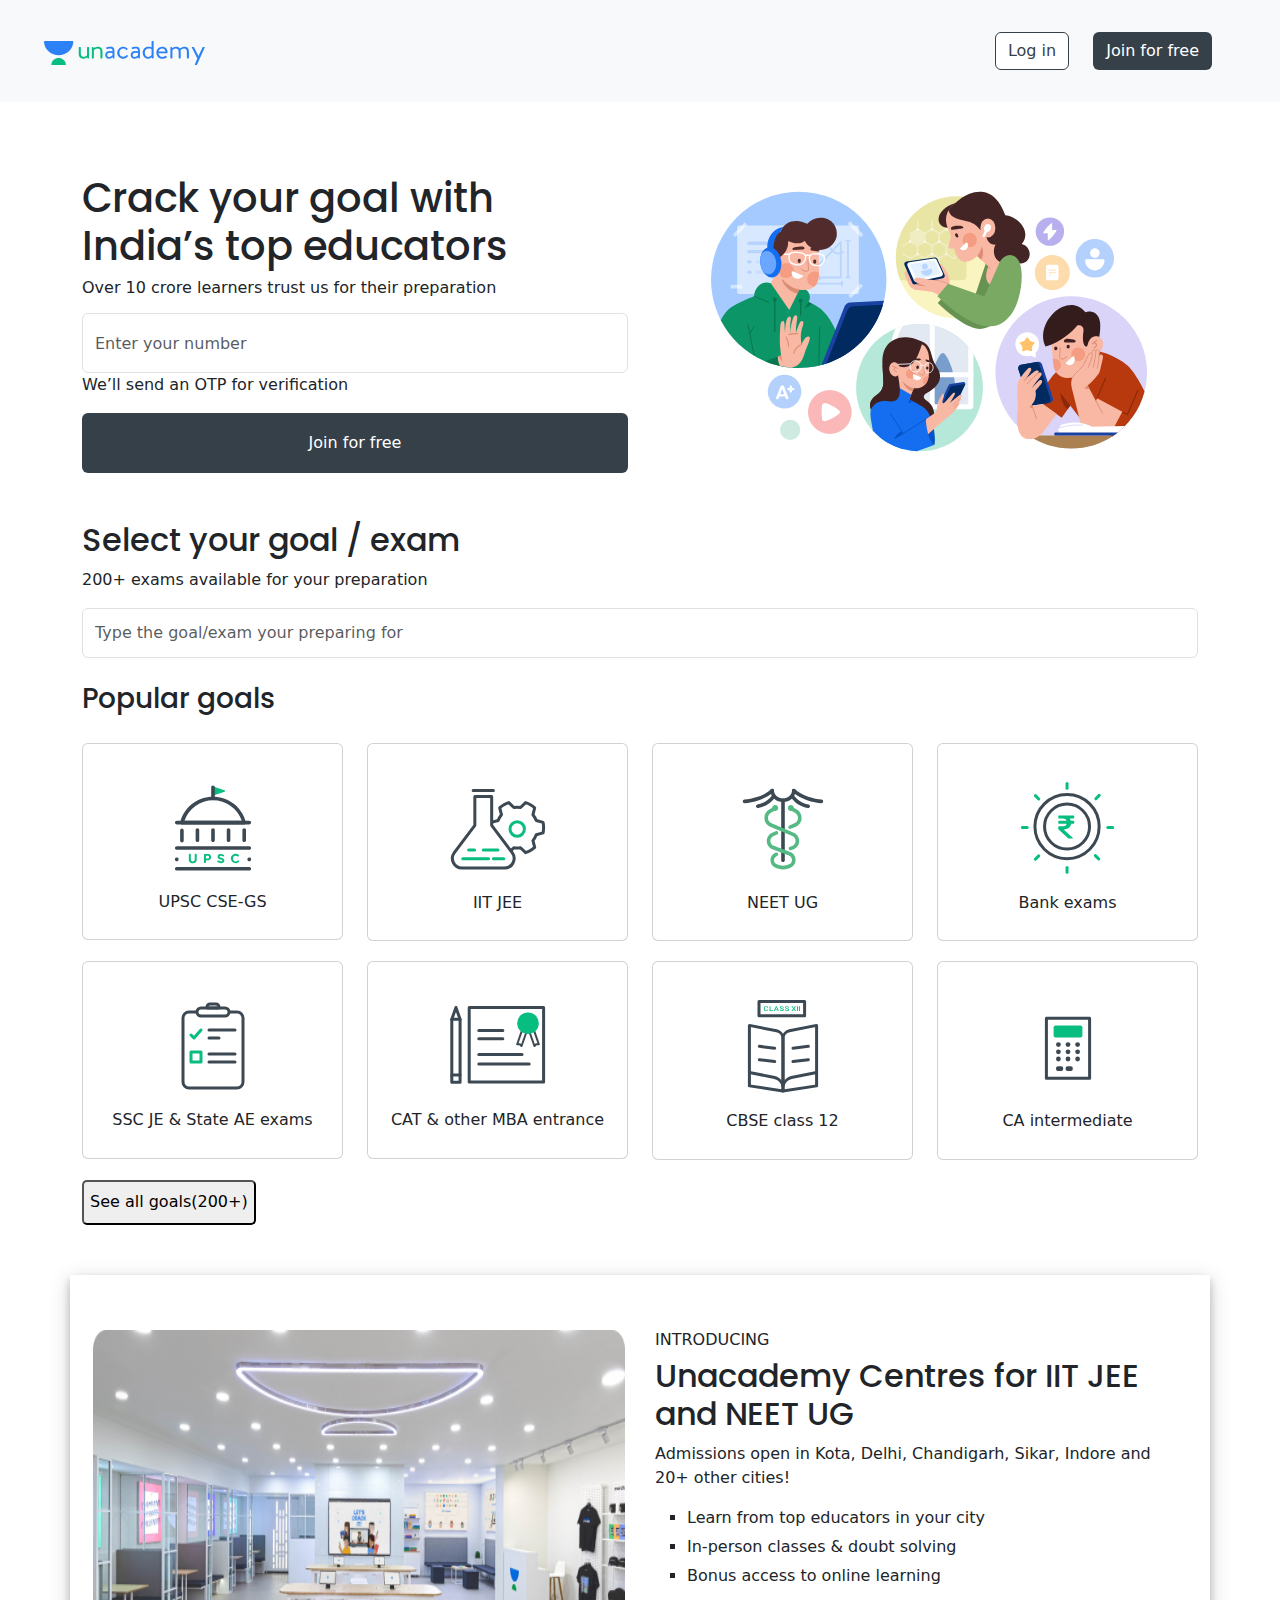
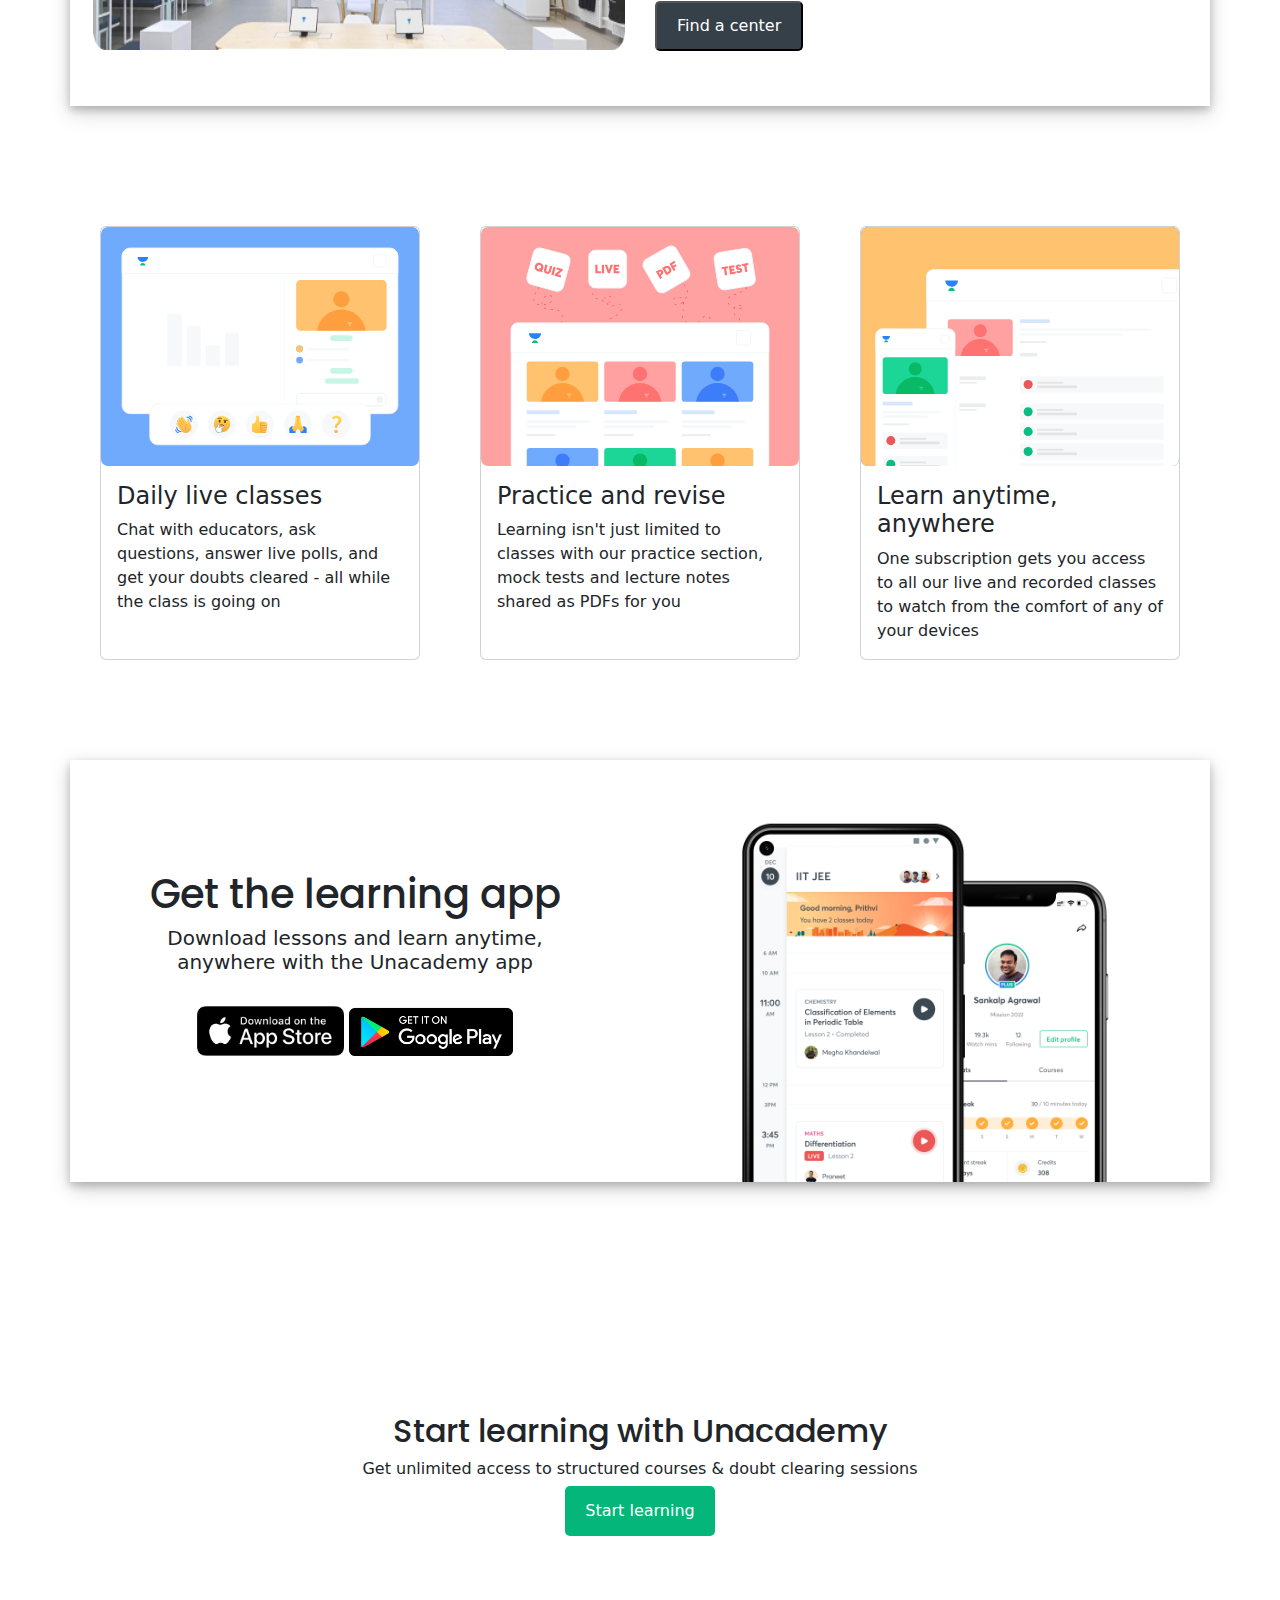
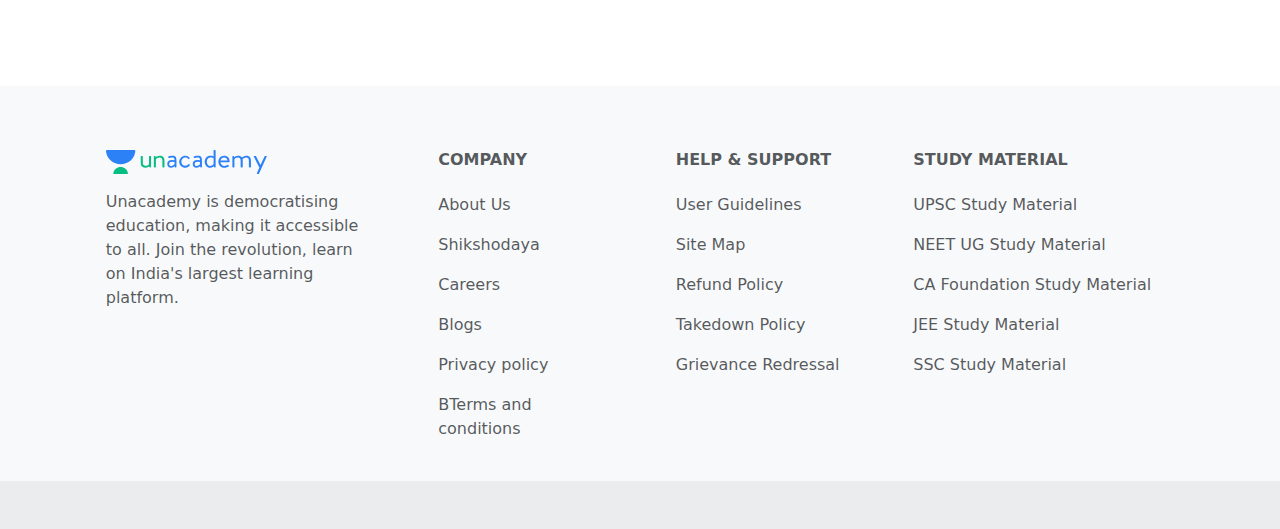
<file: index.html>
<!DOCTYPE html>
<html lang="en">

<head>
  <meta charset="UTF-8">
  <meta name="viewport" content="width=device-width, initial-scale=1.0">
  <title>Document</title>
  <link href="https://cdn.jsdelivr.net/npm/bootstrap@5.3.3/dist/css/bootstrap.min.css" rel="stylesheet"
    integrity="sha384-QWTKZyjpPEjISv5WaRU9OFeRpok6YctnYmDr5pNlyT2bRjXh0JMhjY6hW+ALEwIH" crossorigin="anonymous">
  <script src="https://cdn.jsdelivr.net/npm/bootstrap@5.3.3/dist/js/bootstrap.bundle.min.js"
    integrity="sha384-YvpcrYf0tY3lHB60NNkmXc5s9fDVZLESaAA55NDzOxhy9GkcIdslK1eN7N6jIeHz"
    crossorigin="anonymous"></script>
  <link rel="stylesheet" href="./new.css">
</head>

<body>
  <!-- navbar -->

  <nav class="navbar navbar-expand-lg bg-body-tertiary p-3">
    <div class="container-fluid">
      <a class="navbar-brand ms-3" href="#"><img src="./meadia/logo.svg" alt=""></a>
      <button class="navbar-toggler ms-auto" type="button" data-bs-toggle="collapse"
        data-bs-target="#navbarSupportedContent" aria-controls="navbarSupportedContent" aria-expanded="false"
        aria-label="Toggle navigation">
        <span class="navbar-toggler-icon"></span>
      </button>
      <div class="collapse navbar-collapse " id="navbarSupportedContent">

        <form class="d-flex ms-auto mx-3 my-3" role="">
          <button class="btn   bt1" type="submit">Log in</button>
          <button class="btn  mx-4 bt2" type="submit">Join for free</button>
        </form>
      </div>
    </div>
  </nav>

  <!-- home -->
  <div class="container my-5 ">
    <div class="row ">
      <div class="col-lg-6 col-md-12 col-sm-12 col-12 col-xl-6 pt-4 col1">
        <h1 class="head">Crack your goal with India’s top educators
        </h1>
        <h6 class="sub1">Over 10 crore learners trust us for their preparation</h6>
        <form action="">
          <input type="tel" placeholder="Enter your number" class="form-control w-100 input1 mt-3">
          <p>We’ll send an OTP for verification</p>
          <button class="btn bt3 w-100">Join for free</button>
        </form>

      </div>
      <div class="col-lg-6 col-xl-6 col-md-12 col-sm-12 col-12  col2 ">
        <img class="img1 ms-2" src="./meadia/home-illustration.svg" alt="">
      </div>
    </div>
  </div>


  <!-- second -->

  <div class="container">
    <div class="row">
      <div class="col-12">
        <h2 class="head">Select your goal / exam</h2>
        <p>200+ exams available for your preparation</p>
        <form action="">
          <input type="text" placeholder="Type the goal/exam your preparing for" class="form-control w-100 input2">
        </form>
      </div>
    </div>
  </div>

  <!-- cards -->

  <div class="container mt-4">
    <h3 class="head">Popular goals</h3>
    <div class="row">
      <div class="col-lg-3 col-md-6 col-sm-12 col-12 ">
        <div class="card cd">
          <div class="card-body cb">
            <img src="./meadia/upsc.svg" alt="">
          </div>
          <h6>UPSC CSE-GS</h6>
        </div>

      </div>
      <div class="col-lg-3 col-md-6 col-sm-12 col-12">
        <div class="card cd">
          <div class="card-body cb">
            <img src="./meadia/iit_jee.svg" alt="">
          </div>
          <h6>IIT JEE</h6>
        </div>

      </div>
      <div class="col-lg-3 col-md-6 col-sm-12 col-12">
        <div class="card cd">
          <div class="card-body cb">
            <img src="./meadia/neet_ug.svg" alt="">

          </div>
          <h6>NEET UG</h6>
        </div>

      </div>
      <div class="col-lg-3 col-md-6 col-sm-12 col-12">
        <div class="card cd">
          <div class="card-body cb">
            <img src="./meadia/bank_exams.svg" alt="">

          </div>
          <h6>Bank exams</h6>
        </div>

      </div>
    </div>
  </div>


  <div class="container">
    <div class="row">
      <div class="col-lg-3 col-md-6 col-sm-12 col-12">
        <div class="card cd">
          <div class="card-body cb">
            <img src="./meadia/ssc.svg" alt="">

          </div>
          <h6>SSC JE & State AE exams</h6>
        </div>

      </div>
      <div class="col-lg-3 col-md-6 col-sm-12 col-12">
        <div class="card cd">
          <div class="card-body cb">
            <img src="./meadia/cat.svg" alt="">

          </div>
          <h6>CAT & other MBA entrance</h6>
        </div>

      </div>
      <div class="col-lg-3 col-md-6 col-sm-12 col-12">
        <div class="card cd">
          <div class="card-body cb">
            <img src="./meadia/class_12.svg" alt="">

          </div>
          <h6>CBSE class 12</h6>
        </div>

      </div>
      <div class="col-lg-3 col-md-6 col-sm-12 col-12">
        <div class="card cd">
          <div class="card-body cb">
            <img src="./meadia/ca.svg" alt="">

          </div>
          <h6>CA intermediate</h6>
        </div>

      </div>
    </div>
    <button class="bt4">See all goals(200+)</button>
  </div>

  <!-- section-4 -->

  <div class="container sec-4">
    <div class="row">
      <div class="col-lg-6 col-md-12 col-sm-12 col-12 c4-1">
        <img class="img4" src="./meadia/sec-4.png" alt="">
      </div>
      <div class="col-lg-6 col-md-12 col-sm-12 col-12 c4-2">
        <h6>INTRODUCING </h6>
        <h2 class="head">Unacademy Centres for IIT JEE and NEET UG</h2>
        <p>Admissions open in Kota, Delhi, Chandigarh, Sikar, Indore and 20+ other cities!</p>

        <ul type="square">
          <li>
            <h6>Learn from top educators in your city</h6>
          </li>
          <li>
            <h6>In-person classes & doubt solving</h6>
          </li>
          <li>
            <h6>Bonus access to online learning</h6>
          </li>
        </ul>

        <button class="bt5">Find a center</button>
      </div>

    </div>
  </div>

  <!-- section-5 -->

  <div class="container sec-5">
    <div class="row r5">

      <div class="col-lg-4 col-md-4 col-sm-12 col-12 c5">
        <div class="card cd-5" style="width: 20rem;">
          <img src="./meadia/dailyliveclasses_0c0023950f_c187155ee3.svg" class="card-img-top" alt="...">
          <div class="card-body">
            <h4 class="card-title">Daily live classes</h4>
            <p class="card-text">Chat with educators, ask questions, answer live polls, and get your doubts cleared -
              all while the class is going on</p>

          </div>
        </div>

      </div>
      <div class="col-lg-4 col-md-4 col-sm-12 col-12 c5">
        <div class="card cd-5" style="width: 20rem;">
          <img src="./meadia/syllabus_a9da21d824_b20b285483.svg" class="card-img-top" alt="...">
          <div class="card-body">
            <h4 class="card-title">Practice and revise</h4>
            <p class="card-text">Learning isn't just limited to classes with our practice section, mock tests and
              lecture notes shared as PDFs for you</p>
          </div>
        </div>

      </div>

      <div class="col-lg-4 col-md-4 col-sm-12 col-12 c5">
        <div class="card cd-5" style="width: 20rem;">
          <img src="./meadia/learnanytimeanywhere_cb19d5de30_b92bc0c6a1.svg" class="card-img-top" alt="...">
          <div class="card-body">
            <h4 class="card-title">Learn anytime, anywhere</h4>
            <p class="card-text">One subscription gets you access to all our live and recorded classes to watch from the
              comfort of any of your devices
            </p>

          </div>
        </div>
      </div>

    </div>
  </div>

  <!-- section-6 -->

  <div class="container sec-6">
    <div class="row">
      <div class="col-lg-6 col-md-6 col-sm-12 col-12 c6-1">
        <h1 class="head">Get the learning app</h1>
        <h5>Download lessons and learn anytime, <br class="br1"> anywhere with the Unacademy app</h5><br>
        <img width="27%" class="img6-1" src="./meadia/app_store.png" alt="">
        <img width="30%" class="img6-2" src="./meadia/play_store.png" alt="">
      </div>
      <div class="col-lg-6 col-md-6 col-sm-12 col-12 c6-2">
        <img class="img6-3" src="./meadia/newApp.png" alt="">
      </div>
    </div>
  </div>

  <!-- section-7 -->
  <div class="container">
    <div class="row">
      <div class="col-12 c7">
        <h2 class="head">Start learning with Unacademy</h2>
        <h6>Get unlimited access to structured courses & doubt clearing sessions</h6>
        <button class="bt-7">Start learning</button>

      </div>
    </div>
  </div>




  <!-- footer -->
  <footer class="text-center text-lg-start bg-body-tertiary text-muted footer">


    <!-- Section: Links  -->
    <section class="pt-3">
      <div class="container text-center text-md-start mt-5">
        <!-- Grid row -->
        <div class="row mt-3">
          <!-- Grid column -->
          <div class="col-md-3 col-lg-4 col-xl-3 mx-auto mb-4">
            <!-- Content -->
            <img src="./meadia/logo.svg" alt="">

            <p class="pt-3">
              Unacademy is democratising education, making it accessible to all. Join the revolution,
              learn on India's largest learning platform.
            </p>
          </div>
          <!-- Grid column -->

          <!-- Grid column -->
          <div class="col-md-2 col-lg-2 col-xl-2 mx-auto mb-4">
            <!-- Links -->
            <h6 class="text-uppercase fw-bold mb-4">
              Company
            </h6>
            <p>
              <a href="#!" class="text-reset">About Us</a>
            </p>
            <p>
              <a href="#!" class="text-reset">Shikshodaya</a>
            </p>
            <p>
              <a href="#!" class="text-reset">Careers</a>
            </p>
            <p>
              <a href="#!" class="text-reset">Blogs</a>
            </p>
            <p>
              <a href="#!" class="text-reset">Privacy policy</a>
            </p>
            <p>
              <a href="#!" class="text-reset">BTerms and conditions</a>
            </p>
          </div>
          <!-- Grid column -->

          <!-- Grid column -->
          <div class="col-md-3 col-lg-2 col-xl-2 mx-auto mb-4">
            <!-- Links -->
            <h6 class="text-uppercase fw-bold mb-4">
              Help & support
            </h6>
            <p>
              <a href="#!" class="text-reset">User Guidelines</a>
            </p>
            <p>
              <a href="#!" class="text-reset">Site Map</a>
            </p>
            <p>
              <a href="#!" class="text-reset">Refund Policy</a>
            </p>
            <p>
              <a href="#!" class="text-reset">Takedown Policy</a>
            </p>
            <p>
              <a href="#!" class="text-reset">Grievance Redressal</a>
            </p>
          </div>
          <!-- Grid column -->

          <!-- Grid column -->
          <div class="col-md-4 col-lg-3 col-xl-3 mx-auto mb-md-0 mb-4">
            <!-- Links -->
            <h6 class="text-uppercase fw-bold mb-4">
              Study material
            </h6>
            <p>
              <a href="#!" class="text-reset">UPSC Study Material</a>
            </p>
            <p>
              <a href="#!" class="text-reset">NEET UG Study Material</a>
            </p>
            <p>
              <a href="#!" class="text-reset">CA Foundation Study Material</a>
            </p>
            <p>
              <a href="#!" class="text-reset">JEE Study Material</a>
            </p>
            <p>
              <a href="#!" class="text-reset">SSC Study Material</a>
            </p>
          </div>
          <!-- Grid column -->
        </div>
        <!-- Grid row -->
      </div>
    </section>
    <!-- Section: Links  -->

    <!-- Copyright -->
    <div class="text-center p-4" style="background-color: rgba(0, 0, 0, 0.05);">

      <a class="text-reset fw-bold" href=""></a>
    </div>
    <!-- Copyright -->
  </footer>
  <!-- Footer -->


</body>

</html>
</file>
<file: new.css>
@import url('https://fonts.googleapis.com/css2?family=Poppins:ital,wght@0,100;0,200;0,300;0,400;0,500;0,600;0,700;0,800;0,900;1,100;1,200;1,300;1,400;1,500;1,600;1,700;1,800;1,900&display=swap');


/* navbar */
.bt1{
    color: rgb(54, 64, 73);
    border: 1px solid rgb(54, 64, 73);
    background-color: white;
}
.bt1:hover{
    background-color: rgb(247, 249, 251);
    border: 1px solid rgb(54, 64, 73);

}
.bt2{
    color: white;
    background-color: rgb(54, 64, 73);
}
.bt2:hover{
    color: white;
    background-color: rgb(54, 64, 73);

}



/* home */

.img1{
    width: 80%;
   
}
.bt3{
    color: white;
    background-color: rgb(54, 64, 73);
    height: 60px;
}
.bt3:hover{
    color: white;
    background-color: rgb(54, 64, 73);

}
.input1{
    height: 60px;

}
.col2{
   
    display: flex;
    justify-content: center;
    padding-top: 20px;
}
.col1,.col2{
    /* border: solid black 1px;  */
}

/* second */

.input2{
    height: 50px;
}

/* cards */
.cb{
    display: flex;
    justify-content: center;
}
.cd{
    text-align: center;
    padding-top: 20px;
    padding-bottom: 20px;
    margin-top: 20px;
}
.cd:hover{
    background-color: rgb(247, 249, 251);
}

.bt4{
    margin-top: 20px;
    border-radius: 5px;
    height: 45px;
}
.bt4:hover{
    background-color: rgb(247, 249, 251);

}

/* section-4 */

.sec-4{
    padding: 20px;
    padding-top: 40px;
    padding-bottom: 40px;
    margin-top: 50px;
    box-shadow: 0 4px 8px 0 rgba(0, 0, 0, 0.2), 0 6px 20px 0 rgba(0, 0, 0, 0.19);
}

.c4-1{
    /* border: solid black 1px; */
    padding: 15px;
}

.c4-2{
    /* border: solid black 1px; */
    padding: 15px;
    
}
.img4{
    width: 100%;
   
}
.bt5{
/* padding: 10px; */
padding-left: 20px;
padding-right: 20px;
border-radius: 5px;
height: 50px;
background-color: rgb(54, 64, 73);
    color: white;
}

/* section-5 */

.sec-5{
    margin-top: 100px;
}
.c5{
    display: flex;
    justify-content:space-evenly;
    /* border: solid black 1px; */
    margin-top: 20px;
    
}
.cd-5{
    transition: 0.3s;
}

.cd-5:hover{
    transform: scale(1.06);
    
}


/* section-6 */
.sec-6{
    margin-top: 100px;
    box-shadow: 0 4px 8px 0 rgba(0, 0, 0, 0.2), 0 6px 20px 0 rgba(0, 0, 0, 0.19);


}

.c6-1{
    /* border: solid black 1px; */
    padding-top: 110px;
    text-align: center;
   
}
.c6-2{
    /* border: solid black 1px; */
    padding-top: 40px;
    text-align: center;
   
}

.img6-3{
    width: 70%;
}

.c7{
    margin-top: 80px;
    text-align: center;
    /* border: solid black 1px; */
    padding-top: 150px;
    padding-bottom: 150px;
    background-color: rgb(255, 255, 255);
}

.bt-7{
    width: 150px;
    height: 50px;
    border-radius: 5px;
    border: none;
    background-color: rgb(5, 182, 122);
    color:white;
}

/* footer */
a{
    text-decoration: none;
}

/* font */

.head{
    font-family: "Poppins", sans-serif;

}





@media(min-width:769px)and (max-width:1439px){
    .img4{
        height: 320px;
    }
}


@media(min-width:1400px)and (max-width:2560px){
    .img4{
        height: 300px;
    }
}

@media(max-width:1020px){
    .c6-1{
        padding-top: 45px;
    }
    .br1{
        display: none;
    }
    .c7{
        padding-top: 100px;
        padding-bottom: 100px;
    }
}
@media(max-width:500px){
    .c7{
        padding-top: 70px;
        padding-bottom: 70px;
    } 
}
</file>
